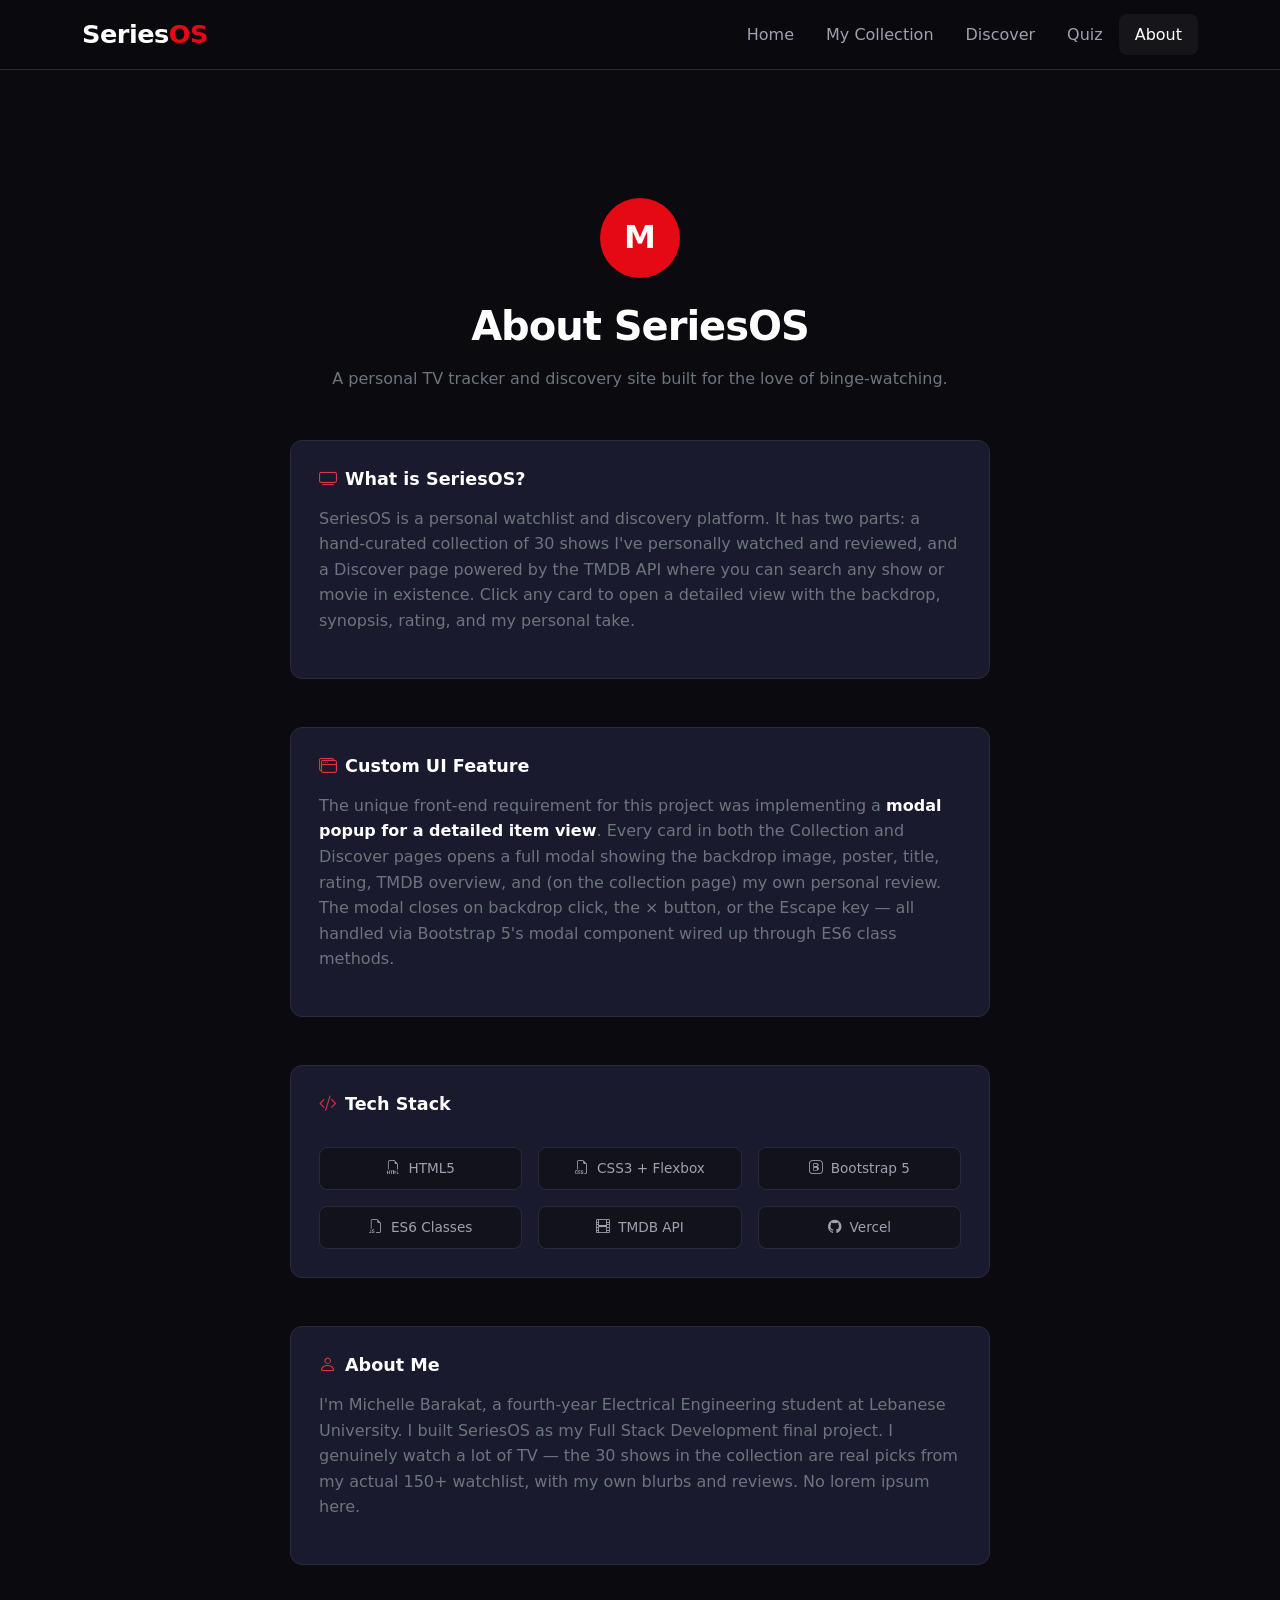
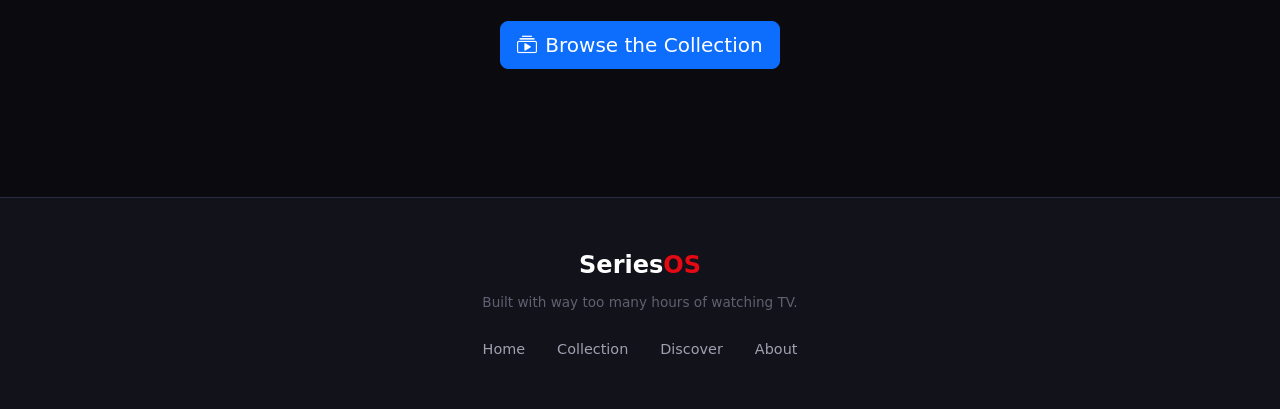
<file: about.html>
<!DOCTYPE html>
<html lang="en">
  <head>
    <meta charset="UTF-8" />
    <meta name="viewport" content="width=device-width, initial-scale=1.0" />
    <title>About — SeriesOS</title>
    <link href="https://cdn.jsdelivr.net/npm/bootstrap@5.3.0/dist/css/bootstrap.min.css" rel="stylesheet" />
    <link href="https://cdn.jsdelivr.net/npm/bootstrap-icons@1.10.5/font/bootstrap-icons.css" rel="stylesheet" />
    <link rel="stylesheet" href="css/style.css" />
  </head>
  <body>

    <!-- NAVBAR -->
    <nav class="navbar navbar-expand-lg navbar-dark sticky-top" id="mainNav">
      <div class="container">
        <a class="navbar-brand" href="index.html">
          <span class="brand-os">Series</span><span class="brand-highlight">OS</span>
        </a>
        <button class="navbar-toggler" type="button" data-bs-toggle="collapse" data-bs-target="#navMenu">
          <span class="navbar-toggler-icon"></span>
        </button>
        <div class="collapse navbar-collapse" id="navMenu">
          <ul class="navbar-nav ms-auto">
            <li class="nav-item"><a class="nav-link" href="index.html">Home</a></li>
            <li class="nav-item"><a class="nav-link" href="collection.html">My Collection</a></li>
            <li class="nav-item"><a class="nav-link" href="discover.html">Discover</a></li>
            <li class="nav-item"><a class="nav-link" href="quiz.html">Quiz</a></li>
            <li class="nav-item"><a class="nav-link active" href="about.html">About</a></li>
          </ul>
        </div>
      </div>
    </nav>

    <!-- ABOUT CONTENT -->
    <section class="py-5">
      <div class="container about-section text-center">

        <div class="about-avatar">M</div>

        <h1 class="page-title mb-3">About SeriesOS</h1>
        <p class="text-secondary mb-5">
          A personal TV tracker and discovery site built for the love of binge-watching.
        </p>

        <div class="about-block text-start mb-5">
          <h4 class="about-block-title">
            <i class="bi bi-tv text-danger me-2"></i>What is SeriesOS?
          </h4>
          <p class="text-secondary">
            SeriesOS is a personal watchlist and discovery platform. It has two parts:
            a hand-curated collection of 30 shows I've personally watched and reviewed,
            and a Discover page powered by the TMDB API where you can search any
            show or movie in existence. Click any card to open a detailed view with
            the backdrop, synopsis, rating, and my personal take.
          </p>
        </div>

        <div class="about-block text-start mb-5">
          <h4 class="about-block-title">
            <i class="bi bi-window-stack text-danger me-2"></i>Custom UI Feature
          </h4>
          <p class="text-secondary">
            The unique front-end requirement for this project was implementing a
            <strong style="color: var(--text-primary)">modal popup for a detailed item view</strong>.
            Every card in both the Collection and Discover pages opens a full modal
            showing the backdrop image, poster, title, rating, TMDB overview, and
            (on the collection page) my own personal review. The modal closes on
            backdrop click, the × button, or the Escape key — all handled via
            Bootstrap 5's modal component wired up through ES6 class methods.
          </p>
        </div>

        <div class="about-block text-start mb-5">
          <h4 class="about-block-title">
            <i class="bi bi-code-slash text-danger me-2"></i>Tech Stack
          </h4>
          <div class="row g-3 mt-2">
            <div class="col-6 col-md-4">
              <div class="tech-pill"><i class="bi bi-filetype-html"></i> HTML5</div>
            </div>
            <div class="col-6 col-md-4">
              <div class="tech-pill"><i class="bi bi-filetype-css"></i> CSS3 + Flexbox</div>
            </div>
            <div class="col-6 col-md-4">
              <div class="tech-pill"><i class="bi bi-bootstrap"></i> Bootstrap 5</div>
            </div>
            <div class="col-6 col-md-4">
              <div class="tech-pill"><i class="bi bi-filetype-js"></i> ES6 Classes</div>
            </div>
            <div class="col-6 col-md-4">
              <div class="tech-pill"><i class="bi bi-film"></i> TMDB API</div>
            </div>
            <div class="col-6 col-md-4">
              <div class="tech-pill"><i class="bi bi-github"></i> Vercel</div>
            </div>
          </div>
        </div>

        <div class="about-block text-start mb-5">
          <h4 class="about-block-title">
            <i class="bi bi-person text-danger me-2"></i>About Me
          </h4>
          <p class="text-secondary">
            I'm Michelle Barakat, a fourth-year Electrical Engineering student at
            Lebanese University. I built SeriesOS as my Full Stack Development
            final project. I genuinely watch a lot of TV — the 30 shows in the
            collection are real picks from my actual 150+ watchlist, with my own
            blurbs and reviews. No lorem ipsum here.
          </p>
        </div>

        <a href="collection.html" class="btn btn-primary btn-lg mt-2">
          <i class="bi bi-collection-play me-2"></i>Browse the Collection
        </a>
      </div>
    </section>

    <!-- FOOTER -->
    <footer class="site-footer">
      <div class="container text-center">
        <p class="footer-brand">Series<span class="brand-highlight">OS</span></p>
        <p class="footer-sub">Built with way too many hours of watching TV.</p>
        <div class="footer-links">
          <a href="index.html">Home</a>
          <a href="collection.html">Collection</a>
          <a href="discover.html">Discover</a>
          <a href="about.html">About</a>
        </div>
      </div>
    </footer>

    <script src="https://cdn.jsdelivr.net/npm/bootstrap@5.3.0/dist/js/bootstrap.bundle.min.js"></script>
    <script>
      document.querySelectorAll('#navMenu .nav-link').forEach(link => {
        link.addEventListener('click', () => {
          const navCollapse = document.getElementById('navMenu');
          if (navCollapse.classList.contains('show')) {
            new bootstrap.Collapse(navCollapse).hide();
          }
        });
      });
    </script>
  </body>
</html>
</file>
<file: css/style.css>
/* =============================================
   SeriesOS — Main Stylesheet
   Dark cinematic theme, Bootstrap 5 + custom CSS
   ============================================= */

/* --- CSS Variables --- */
:root {
  --bg-primary: #0a0a0f;
  --bg-secondary: #12121a;
  --bg-card: #1a1a2e;
  --bg-card-hover: #16213e;
  --accent: #e50914;
  --accent-soft: #ff6b6b;
  --accent-glow: rgba(229, 9, 20, 0.3);
  --text-primary: #ffffff;
  --text-secondary: #a0a0b0;
  --text-muted: #606070;
  --border: #2a2a3e;
  --nav-height: 70px;
  --radius: 12px;
  --radius-sm: 8px;
  --transition: all 0.3s ease;
}

/* --- Reset & Base --- */
* {
  margin: 0;
  padding: 0;
  box-sizing: border-box;
}

body {
  background-color: var(--bg-primary);
  color: var(--text-primary);
  font-family: "Segoe UI", system-ui, -apple-system, sans-serif;
  line-height: 1.6;
  overflow-x: hidden;
}

a {
  text-decoration: none;
  color: inherit;
  transition: var(--transition);
}

img {
  max-width: 100%;
  display: block;
}

/* --- Scrollbar --- */
::-webkit-scrollbar {
  width: 6px;
}
::-webkit-scrollbar-track {
  background: var(--bg-secondary);
}
::-webkit-scrollbar-thumb {
  background: var(--accent);
  border-radius: 3px;
}

/* =============================================
   NAVBAR
   ============================================= */
#mainNav {
  background-color: rgba(10, 10, 15, 0.95);
  backdrop-filter: blur(10px);
  border-bottom: 1px solid var(--border);
  min-height: var(--nav-height);
  z-index: 1000;
}

.navbar-brand {
  font-size: 1.6rem;
  font-weight: 800;
  letter-spacing: -0.5px;
}

.brand-os {
  color: var(--text-primary);
}

.brand-highlight {
  color: var(--accent);
}

.nav-link {
  color: var(--text-secondary) !important;
  font-weight: 500;
  padding: 0.5rem 1rem !important;
  border-radius: var(--radius-sm);
  transition: var(--transition);
}

.nav-link:hover,
.nav-link.active {
  color: var(--text-primary) !important;
  background-color: rgba(255, 255, 255, 0.05);
}

/* =============================================
   HERO SECTION
   ============================================= */
.hero-section {
  position: relative;
  min-height: 92vh;
  display: flex;
  align-items: center;
  justify-content: center;
  background: linear-gradient(
      135deg,
      rgba(229, 9, 20, 0.15) 0%,
      rgba(10, 10, 15, 0.8) 50%,
      rgba(22, 33, 62, 0.4) 100%
    ),
    url("https://image.tmdb.org/t/p/original/56v2KjBlU4XaOv9rVYEQypROD7P.jpg")
      center/cover no-repeat;
}

.hero-overlay {
  position: absolute;
  inset: 0;
  background: linear-gradient(
    to bottom,
    rgba(10, 10, 15, 0.3) 0%,
    rgba(10, 10, 15, 0.7) 70%,
    rgba(10, 10, 15, 1) 100%
  );
}

.hero-content {
  position: relative;
  z-index: 2;
  max-width: 700px;
}

.hero-eyebrow {
  font-size: 0.85rem;
  letter-spacing: 3px;
  text-transform: uppercase;
  color: var(--accent);
  font-weight: 600;
  margin-bottom: 1rem;
}

.hero-title {
  font-size: clamp(3.5rem, 10vw, 7rem);
  font-weight: 900;
  line-height: 1;
  letter-spacing: -3px;
  margin-bottom: 1.5rem;
}

.hero-highlight {
  color: var(--accent);
}

.hero-subtitle {
  font-size: 1.15rem;
  color: var(--text-secondary);
  margin-bottom: 2.5rem;
  max-width: 500px;
  margin-left: auto;
  margin-right: auto;
}

.hero-buttons .btn-primary {
  background-color: var(--accent);
  border-color: var(--accent);
  font-weight: 600;
  padding: 0.75rem 2rem;
  border-radius: var(--radius);
}

.hero-buttons .btn-primary:hover {
  background-color: #c4070f;
  border-color: #c4070f;
  transform: translateY(-2px);
}

.hero-buttons .btn-outline-light {
  font-weight: 600;
  padding: 0.75rem 2rem;
  border-radius: var(--radius);
}

.hero-buttons .btn-outline-light:hover {
  transform: translateY(-2px);
}

/* =============================================
   CATEGORIES STRIP
   ============================================= */
.categories-strip {
  background-color: var(--bg-secondary);
  border-top: 1px solid var(--border);
  border-bottom: 1px solid var(--border);
  padding: 1.25rem 0;
}

.categories-row {
  display: flex;
  flex-wrap: wrap;
  gap: 0.75rem;
  justify-content: center;
}

.category-pill {
  display: inline-flex;
  align-items: center;
  gap: 0.4rem;
  background-color: var(--bg-card);
  border: 1px solid var(--border);
  color: var(--text-secondary);
  padding: 0.4rem 1rem;
  border-radius: 999px;
  font-size: 0.85rem;
  font-weight: 500;
  transition: var(--transition);
}

.category-pill:hover {
  border-color: var(--accent);
  color: var(--accent);
  background-color: var(--accent-glow);
  transform: translateY(-2px);
}

/* =============================================
   FEATURED SECTION
   ============================================= */
.featured-section {
  padding: 5rem 0;
}

.section-header {
  text-align: center;
  margin-bottom: 3rem;
}

.section-title {
  font-size: 2rem;
  font-weight: 800;
  letter-spacing: -0.5px;
}

.section-title::after {
  content: "";
  display: block;
  width: 50px;
  height: 3px;
  background: var(--accent);
  margin: 0.75rem auto 0;
  border-radius: 2px;
}

.section-sub {
  color: var(--text-secondary);
  margin-top: 0.5rem;
}

.featured-card {
  position: relative;
  border-radius: var(--radius);
  overflow: hidden;
  background-color: var(--bg-card);
  border: 1px solid var(--border);
  transition: var(--transition);
  cursor: pointer;
  height: 100%;
}

.featured-card:hover {
  transform: translateY(-8px);
  border-color: var(--accent);
  box-shadow: 0 20px 40px rgba(0, 0, 0, 0.4), 0 0 20px var(--accent-glow);
}

.featured-poster {
  width: 100%;
  aspect-ratio: 2/3;
  object-fit: cover;
}

.featured-info {
  padding: 1rem;
}

.featured-rating {
  font-size: 0.8rem;
  color: #ffd700;
  font-weight: 600;
}

.featured-title {
  font-size: 1rem;
  font-weight: 700;
  margin: 0.4rem 0 0.3rem;
  color: var(--text-primary);
}

.featured-blurb {
  font-size: 0.8rem;
  color: var(--text-secondary);
  margin: 0;
  line-height: 1.4;
}

/* =============================================
   STATS BAR
   ============================================= */
.stats-bar {
  background: linear-gradient(135deg, var(--bg-card) 0%, var(--bg-secondary) 100%);
  border-top: 1px solid var(--border);
  border-bottom: 1px solid var(--border);
  padding: 3rem 0;
}

.stats-row {
  display: flex;
  justify-content: center;
  gap: 4rem;
  flex-wrap: wrap;
}

.stat-item {
  text-align: center;
}

.stat-number {
  display: block;
  font-size: 2.5rem;
  font-weight: 900;
  color: var(--accent);
  line-height: 1;
}

.stat-label {
  display: block;
  font-size: 0.8rem;
  color: var(--text-secondary);
  text-transform: uppercase;
  letter-spacing: 2px;
  margin-top: 0.4rem;
}

/* =============================================
   FOOTER
   ============================================= */
.site-footer {
  background-color: var(--bg-secondary);
  border-top: 1px solid var(--border);
  padding: 3rem 0;
}

.footer-brand {
  font-size: 1.5rem;
  font-weight: 800;
  margin-bottom: 0.5rem;
}

.footer-sub {
  color: var(--text-muted);
  font-size: 0.85rem;
  margin-bottom: 1.5rem;
}

.footer-links {
  display: flex;
  justify-content: center;
  gap: 2rem;
  flex-wrap: wrap;
}

.footer-links a {
  color: var(--text-secondary);
  font-size: 0.9rem;
  transition: var(--transition);
}

.footer-links a:hover {
  color: var(--accent);
}

/* =============================================
   LOADING / ERROR / EMPTY STATES
   ============================================= */
.loading-state,
.error-state,
.empty-state {
  padding: 4rem 1rem;
  color: var(--text-secondary);
}

.loading-state .spinner-border {
  color: var(--accent) !important;
  width: 3rem;
  height: 3rem;
}

.error-state i,
.empty-state i {
  color: var(--text-muted);
}

/* =============================================
   COLLECTION PAGE — Cards Grid
   ============================================= */
.page-header {
  padding: 4rem 0 2rem;
  border-bottom: 1px solid var(--border);
  margin-bottom: 3rem;
}

.page-title {
  font-size: 2.5rem;
  font-weight: 900;
  letter-spacing: -1px;
}

.filter-bar {
  display: flex;
  gap: 0.5rem;
  flex-wrap: wrap;
  margin-bottom: 2rem;
}

.filter-btn {
  background-color: var(--bg-card);
  border: 1px solid var(--border);
  color: var(--text-secondary);
  padding: 0.4rem 1rem;
  border-radius: 999px;
  font-size: 0.85rem;
  font-weight: 500;
  cursor: pointer;
  transition: var(--transition);
}

.filter-btn:hover,
.filter-btn.active {
  background-color: var(--accent);
  border-color: var(--accent);
  color: white;
}

.show-card {
  background-color: var(--bg-card);
  border: 1px solid var(--border);
  border-radius: var(--radius);
  overflow: hidden;
  transition: var(--transition);
  cursor: pointer;
  height: 100%;
}

.show-card:hover {
  transform: translateY(-6px);
  border-color: var(--accent);
  box-shadow: 0 16px 40px rgba(0, 0, 0, 0.4), 0 0 16px var(--accent-glow);
}

.show-poster {
  width: 100%;
  aspect-ratio: 2/3;
  object-fit: cover;
}

.show-card-body {
  padding: 1rem;
}

.show-category-badge {
  font-size: 0.7rem;
  background-color: var(--accent-glow);
  color: var(--accent-soft);
  border: 1px solid var(--accent);
  padding: 0.2rem 0.6rem;
  border-radius: 999px;
  font-weight: 600;
  letter-spacing: 0.5px;
  display: inline-block;
  margin-bottom: 0.5rem;
}

.show-title {
  font-size: 1rem;
  font-weight: 700;
  margin-bottom: 0.3rem;
}

.show-blurb {
  font-size: 0.8rem;
  color: var(--text-secondary);
  line-height: 1.4;
  margin-bottom: 0.5rem;
}

.show-rating {
  font-size: 0.8rem;
  color: #ffd700;
  font-weight: 600;
}

.show-rating .text-muted {
  color: #a0a0b0 !important;
}
/* =============================================
   DISCOVER PAGE
   ============================================= */
.search-bar-wrapper {
  position: relative;
  max-width: 600px;
  margin: 0 auto 2rem;
}

.search-input {
  width: 100%;
  background-color: var(--bg-card);
  border: 1px solid var(--border);
  color: var(--text-primary);
  padding: 0.9rem 1.25rem 0.9rem 3rem;
  border-radius: var(--radius);
  font-size: 1rem;
  transition: var(--transition);
}

.search-input:focus {
  outline: none;
  border-color: var(--accent);
  box-shadow: 0 0 0 3px var(--accent-glow);
}

.search-input::placeholder {
  color: var(--text-muted);
}

.search-icon {
  position: absolute;
  left: 1rem;
  top: 50%;
  transform: translateY(-50%);
  color: var(--text-muted);
}

/* =============================================
   MODAL
   ============================================= */
.modal-content {
  background-color: var(--bg-card);
  border: 1px solid var(--border);
  border-radius: var(--radius);
  overflow: hidden;
}

.modal-backdrop-img {
  width: 100%;
  height: 250px;
  object-fit: cover;
  display: block;
}

.modal-poster-wrapper {
  display: flex;
  gap: 1.5rem;
  padding: 1.5rem;
  margin-top: -60px;
  position: relative;
  z-index: 2;
}

.modal-poster {
  width: 120px;
  min-width: 120px;
  border-radius: var(--radius-sm);
  border: 3px solid var(--bg-card);
  box-shadow: 0 8px 24px rgba(0, 0, 0, 0.5);
}

.modal-meta {
  padding-top: 1rem;
  flex: 1;
}

.modal-title-text {
  font-size: 1.4rem;
  font-weight: 800;
  margin-bottom: 0.3rem;
}

.modal-rating {
  color: #ffd700;
  font-weight: 600;
  font-size: 0.9rem;
  margin-bottom: 0.5rem;
}

.modal-category {
  font-size: 0.75rem;
  background-color: var(--accent-glow);
  color: var(--accent-soft);
  border: 1px solid var(--accent);
  padding: 0.2rem 0.6rem;
  border-radius: 999px;
  display: inline-block;
}

.modal-body-content {
  padding: 0 1.5rem 1.5rem;
}

.modal-section-label {
  font-size: 0.75rem;
  text-transform: uppercase;
  letter-spacing: 2px;
  color: var(--accent);
  font-weight: 700;
  margin-bottom: 0.4rem;
  margin-top: 1.25rem;
}

.modal-text {
  color: var(--text-secondary);
  font-size: 0.9rem;
  line-height: 1.6;
}

.modal-header {
  border: none;
  padding: 0;
  position: absolute;
  top: 1rem;
  right: 1rem;
  z-index: 10;
}

.modal-header .btn-close {
  background-color: rgba(0,0,0,0.6);
  border-radius: 50%;
  opacity: 1;
  filter: invert(1);
}

/* =============================================
   ABOUT PAGE
   ============================================= */
.about-section {
  padding: 5rem 0;
  max-width: 700px;
  margin: 0 auto;
}

.about-avatar {
  width: 80px;
  height: 80px;
  background: var(--accent);
  border-radius: 50%;
  display: flex;
  align-items: center;
  justify-content: center;
  font-size: 2rem;
  font-weight: 900;
  margin: 0 auto 1.5rem;
}
/* =============================================
   ABOUT PAGE EXTRAS
   ============================================= */
.about-block {
  background-color: var(--bg-card);
  border: 1px solid var(--border);
  border-radius: var(--radius);
  padding: 1.75rem;
}

.about-block-title {
  font-size: 1.1rem;
  font-weight: 700;
  margin-bottom: 1rem;
  color: var(--text-primary);
}

.tech-pill {
  background-color: var(--bg-secondary);
  border: 1px solid var(--border);
  border-radius: var(--radius-sm);
  padding: 0.6rem 1rem;
  font-size: 0.85rem;
  color: var(--text-secondary);
  text-align: center;
  display: flex;
  align-items: center;
  justify-content: center;
  gap: 0.5rem;
}

/* =============================================
   MODAL DETAIL CHIPS
   ============================================= */
.modal-details {
  display: flex;
  flex-wrap: wrap;
  gap: 0.5rem;
  align-items: center;
}

.detail-chip {
  display: inline-flex;
  align-items: center;
  gap: 0.35rem;
  background-color: var(--bg-secondary);
  border: 1px solid var(--border);
  color: var(--text-secondary);
  padding: 0.3rem 0.75rem;
  border-radius: 999px;
  font-size: 0.8rem;
  font-weight: 500;
}

.detail-chip--new {
  border-color: #2ecc71;
  color: #2ecc71;
  background-color: rgba(46, 204, 113, 0.1);
}

.season-breakdown {
  font-size: 0.75rem;
  color: var(--text-muted);
  line-height: 1.6;
  margin: 0;
  width: 100%;
}
/* =============================================
   RESPONSIVE
   ============================================= */
@media (max-width: 768px) {
  .hero-title {
    letter-spacing: -2px;
  }

  .stats-row {
    gap: 2rem;
  }

  .modal-poster-wrapper {
    flex-direction: column;
    align-items: center;
    text-align: center;
    margin-top: -40px;
  }

  .modal-backdrop-img {
    height: 180px;
  }

  .modal-poster {
    width: 100px;
    min-width: 100px;
  }

  .filter-bar {
    justify-content: center;
  }

  .hero-buttons .btn {
    display: block;
    width: 100%;
    margin: 0.5rem 0 !important;
  }
}

@media (max-width: 480px) {
  .categories-row {
    gap: 0.5rem;
  }

  .category-pill {
    font-size: 0.75rem;
    padding: 0.35rem 0.75rem;
  }

  .stats-row {
    gap: 1.5rem;
  }

  .stat-number {
    font-size: 2rem;
  }
}

/* Close mobile nav when clicking outside */
@media (max-width: 991px) {
  .navbar-collapse.show {
    background-color: rgba(10, 10, 15, 0.98);
    border-radius: var(--radius);
    padding: 1rem;
    margin-top: 0.5rem;
    border: 1px solid var(--border);
  }
}

/* =============================================
   QUIZ PAGE
   ============================================= */
.quiz-wrapper {
  max-width: 700px;
  margin: 0 auto;
  padding: 3rem 0 5rem;
}

.quiz-screen {
  animation: fadeIn 0.4s ease;
}

@keyframes fadeIn {
  from { opacity: 0; transform: translateY(10px); }
  to { opacity: 1; transform: translateY(0); }
}

.quiz-icon {
  font-size: 4rem;
  margin-bottom: 1.5rem;
}

.quiz-title {
  font-size: 2.5rem;
  font-weight: 900;
  letter-spacing: -1px;
  margin-bottom: 1rem;
}

.quiz-subtitle {
  color: var(--text-secondary);
  font-size: 1.1rem;
  margin-bottom: 2.5rem;
  max-width: 500px;
  margin-left: auto;
  margin-right: auto;
}

.quiz-start-btn {
  background-color: var(--accent);
  border-color: var(--accent);
  font-weight: 700;
  padding: 0.85rem 2.5rem;
  border-radius: var(--radius);
  font-size: 1.1rem;
}

.quiz-start-btn:hover {
  background-color: #c4070f;
  border-color: #c4070f;
  transform: translateY(-2px);
}

/* Progress bar */
.quiz-progress-wrapper {
  display: flex;
  align-items: center;
  gap: 1rem;
  margin-bottom: 2.5rem;
}

.quiz-progress-bar {
  flex: 1;
  height: 6px;
  background-color: var(--bg-card);
  border-radius: 999px;
  overflow: hidden;
  border: 1px solid var(--border);
}

.quiz-progress-fill {
  height: 100%;
  background: var(--accent);
  border-radius: 999px;
  transition: width 0.4s ease;
  width: 0%;
}

.quiz-progress-text {
  font-size: 0.8rem;
  color: var(--text-muted);
  white-space: nowrap;
}

/* Question card */
.quiz-question-card {
  background-color: var(--bg-card);
  border: 1px solid var(--border);
  border-radius: var(--radius);
  padding: 2rem;
}

.quiz-question-text {
  font-size: 1.4rem;
  font-weight: 800;
  margin-bottom: 1.75rem;
  line-height: 1.3;
}

.quiz-options {
  display: flex;
  flex-direction: column;
  gap: 0.75rem;
}

.quiz-option-btn {
  background-color: var(--bg-secondary);
  border: 1px solid var(--border);
  color: var(--text-primary);
  padding: 1rem 1.25rem;
  border-radius: var(--radius-sm);
  text-align: left;
  font-size: 0.95rem;
  font-weight: 500;
  cursor: pointer;
  transition: var(--transition);
  width: 100%;
}

.quiz-option-btn:hover {
  border-color: var(--accent);
  background-color: var(--accent-glow);
  color: var(--text-primary);
  transform: translateX(4px);
}

.quiz-option-btn.selected {
  border-color: var(--accent);
  background-color: var(--accent);
  color: white;
}

/* Result screen */
.quiz-result-eyebrow {
  font-size: 0.85rem;
  letter-spacing: 3px;
  text-transform: uppercase;
  color: var(--accent);
  font-weight: 600;
  margin-bottom: 1.5rem;
}

.quiz-result-card {
  display: flex;
  gap: 2rem;
  background-color: var(--bg-card);
  border: 1px solid var(--border);
  border-radius: var(--radius);
  padding: 2rem;
  margin-bottom: 2rem;
  text-align: left;
}

.quiz-result-poster {
  width: 140px;
  min-width: 140px;
  border-radius: var(--radius-sm);
  object-fit: cover;
  aspect-ratio: 2/3;
  box-shadow: 0 8px 24px rgba(0,0,0,0.4);
}

.quiz-result-info {
  flex: 1;
}

.quiz-result-title {
  font-size: 1.6rem;
  font-weight: 900;
  margin: 0.5rem 0 0.3rem;
  letter-spacing: -0.5px;
}

.quiz-result-rating {
  color: #ffd700;
  font-weight: 600;
  font-size: 0.9rem;
  margin-bottom: 1rem;
}

.quiz-result-blurb {
  color: var(--text-secondary);
  font-size: 0.95rem;
  font-style: italic;
  margin-bottom: 0.75rem;
}

.quiz-result-review {
  color: var(--text-secondary);
  font-size: 0.9rem;
  line-height: 1.6;
}

.quiz-result-actions {
  display: flex;
  gap: 1rem;
  justify-content: center;
  flex-wrap: wrap;
}

.quiz-result-actions .btn-primary {
  background-color: var(--accent);
  border-color: var(--accent);
  font-weight: 600;
}

.quiz-result-actions .btn-primary:hover {
  background-color: #c4070f;
}

/* Quiz responsive */
@media (max-width: 576px) {
  .quiz-title {
    font-size: 1.8rem;
  }

  .quiz-question-text {
    font-size: 1.1rem;
  }

  .quiz-result-card {
    flex-direction: column;
    align-items: center;
    text-align: center;
  }

  .quiz-result-poster {
    width: 120px;
    min-width: 120px;
  }

  .quiz-result-actions {
    flex-direction: column;
  }

  .quiz-result-actions .btn {
    width: 100%;
  }
}

/* =============================================
   TRAILER BUTTON
   ============================================= */
.btn-trailer {
  display: inline-flex;
  align-items: center;
  gap: 0.5rem;
  background-color: #ff0000;
  color: white;
  padding: 0.6rem 1.25rem;
  border-radius: var(--radius-sm);
  font-weight: 600;
  font-size: 0.9rem;
  transition: var(--transition);
  text-decoration: none;
}

.btn-trailer:hover {
  background-color: #cc0000;
  color: white;
  transform: translateY(-2px);
}

.btn-trailer .bi-youtube {
  font-size: 1.1rem;
}

/* =============================================
   SIMILAR SHOWS
   ============================================= */
.modal-similar {
  border-top: 1px solid var(--border);
  padding-top: 1rem;
}

.similar-grid {
  display: grid;
  grid-template-columns: repeat(4, 1fr);
  gap: 0.75rem;
  margin-top: 0.75rem;
}

.similar-card {
  background-color: var(--bg-secondary);
  border: 1px solid var(--border);
  border-radius: var(--radius-sm);
  overflow: hidden;
  transition: var(--transition);
}

.similar-card:hover {
  border-color: var(--accent);
  transform: translateY(-3px);
}

.similar-poster {
  width: 100%;
  aspect-ratio: 2/3;
  object-fit: cover;
}

.similar-title {
  font-size: 0.75rem;
  font-weight: 600;
  color: var(--text-primary);
  padding: 0.4rem 0.5rem 0.1rem;
  margin: 0;
  white-space: nowrap;
  overflow: hidden;
  text-overflow: ellipsis;
}

.similar-rating {
  font-size: 0.7rem;
  color: #ffd700;
  padding: 0 0.5rem 0.5rem;
  margin: 0;
}

@media (max-width: 576px) {
  .similar-grid {
    grid-template-columns: repeat(2, 1fr);
  }
}
</file>
